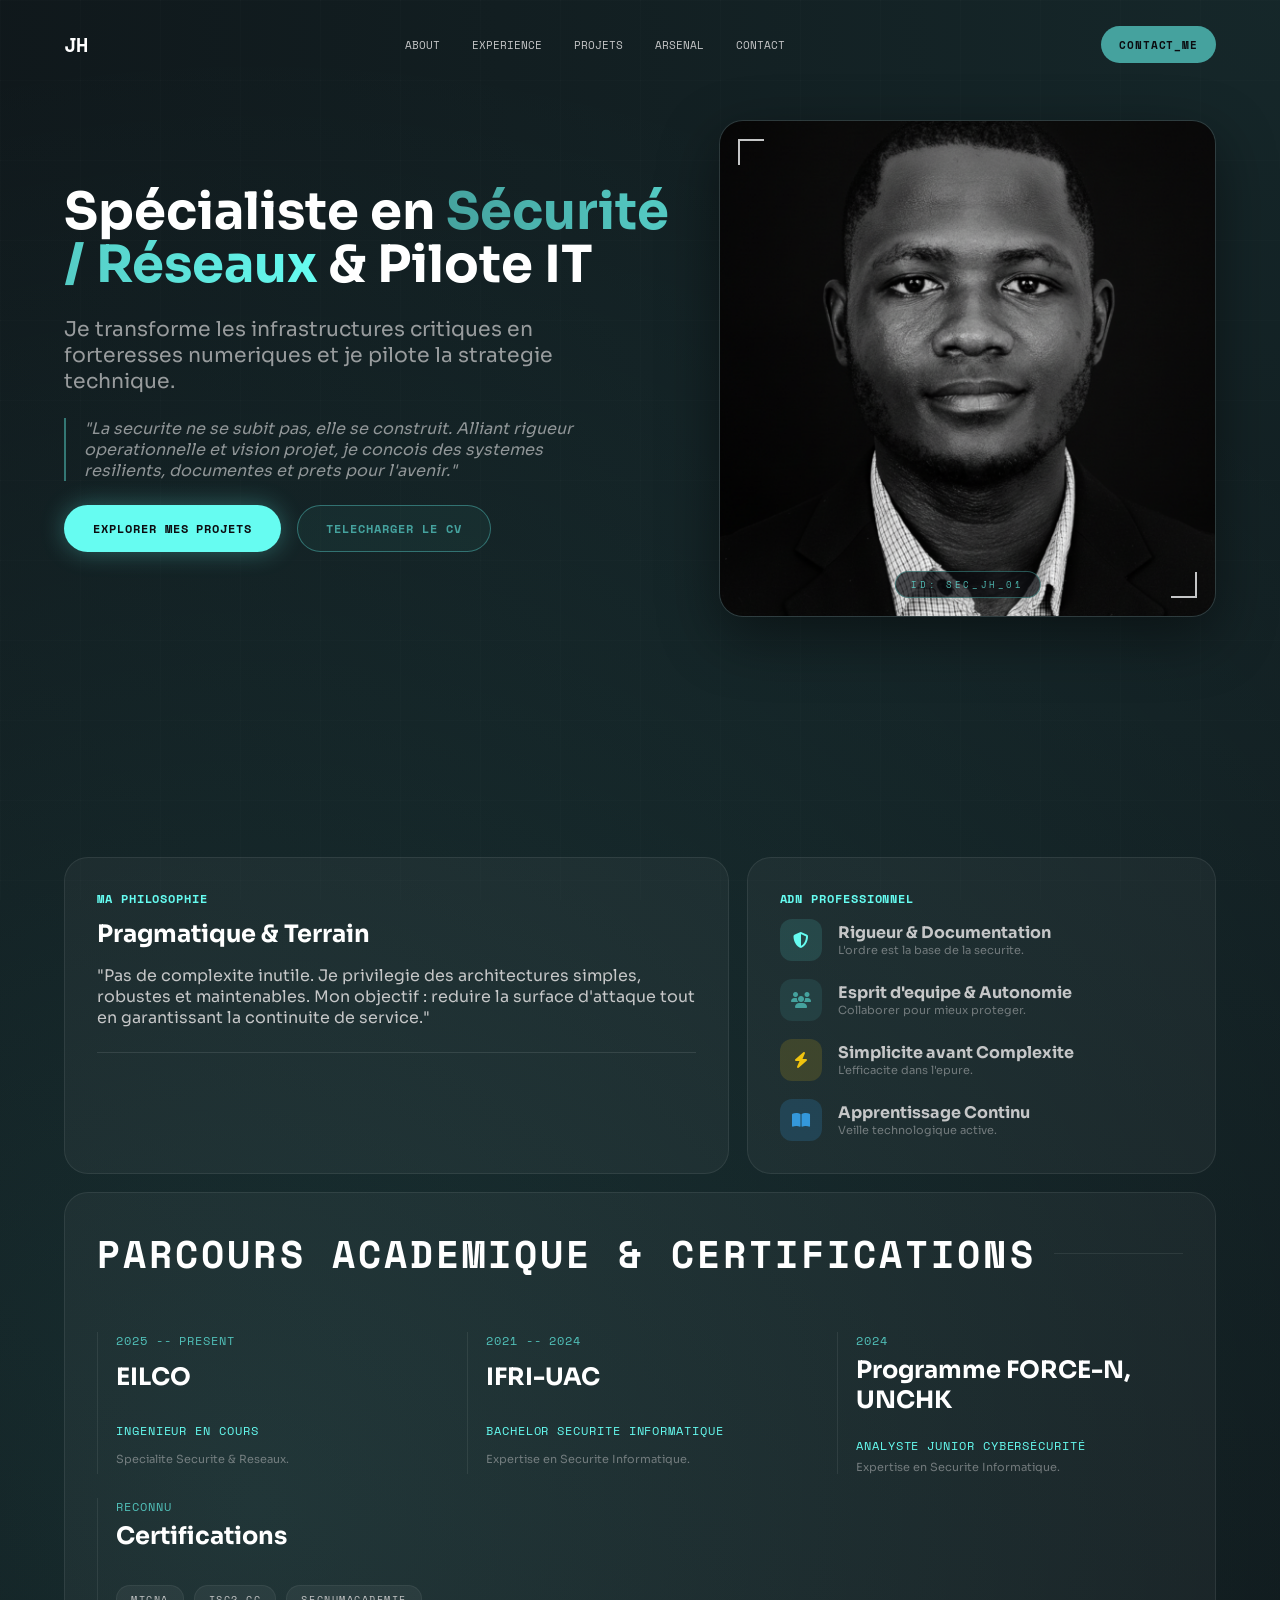
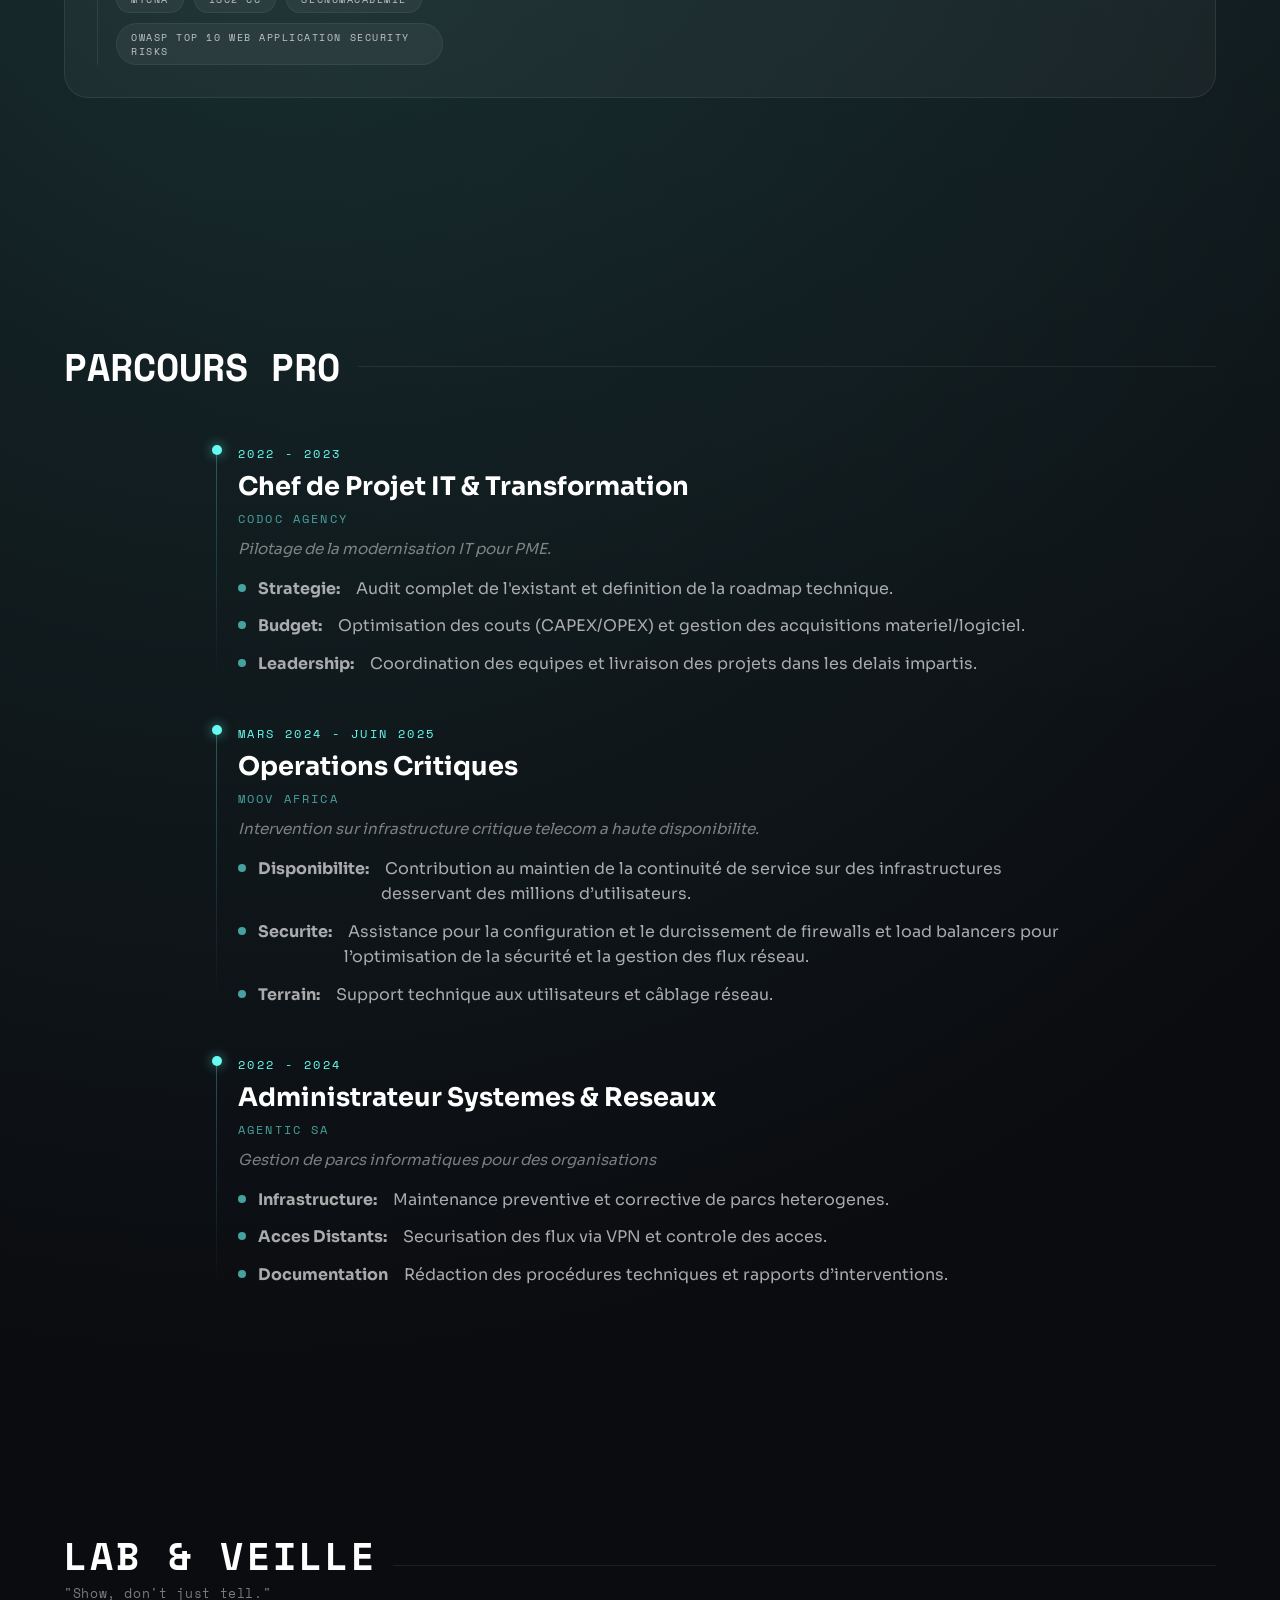
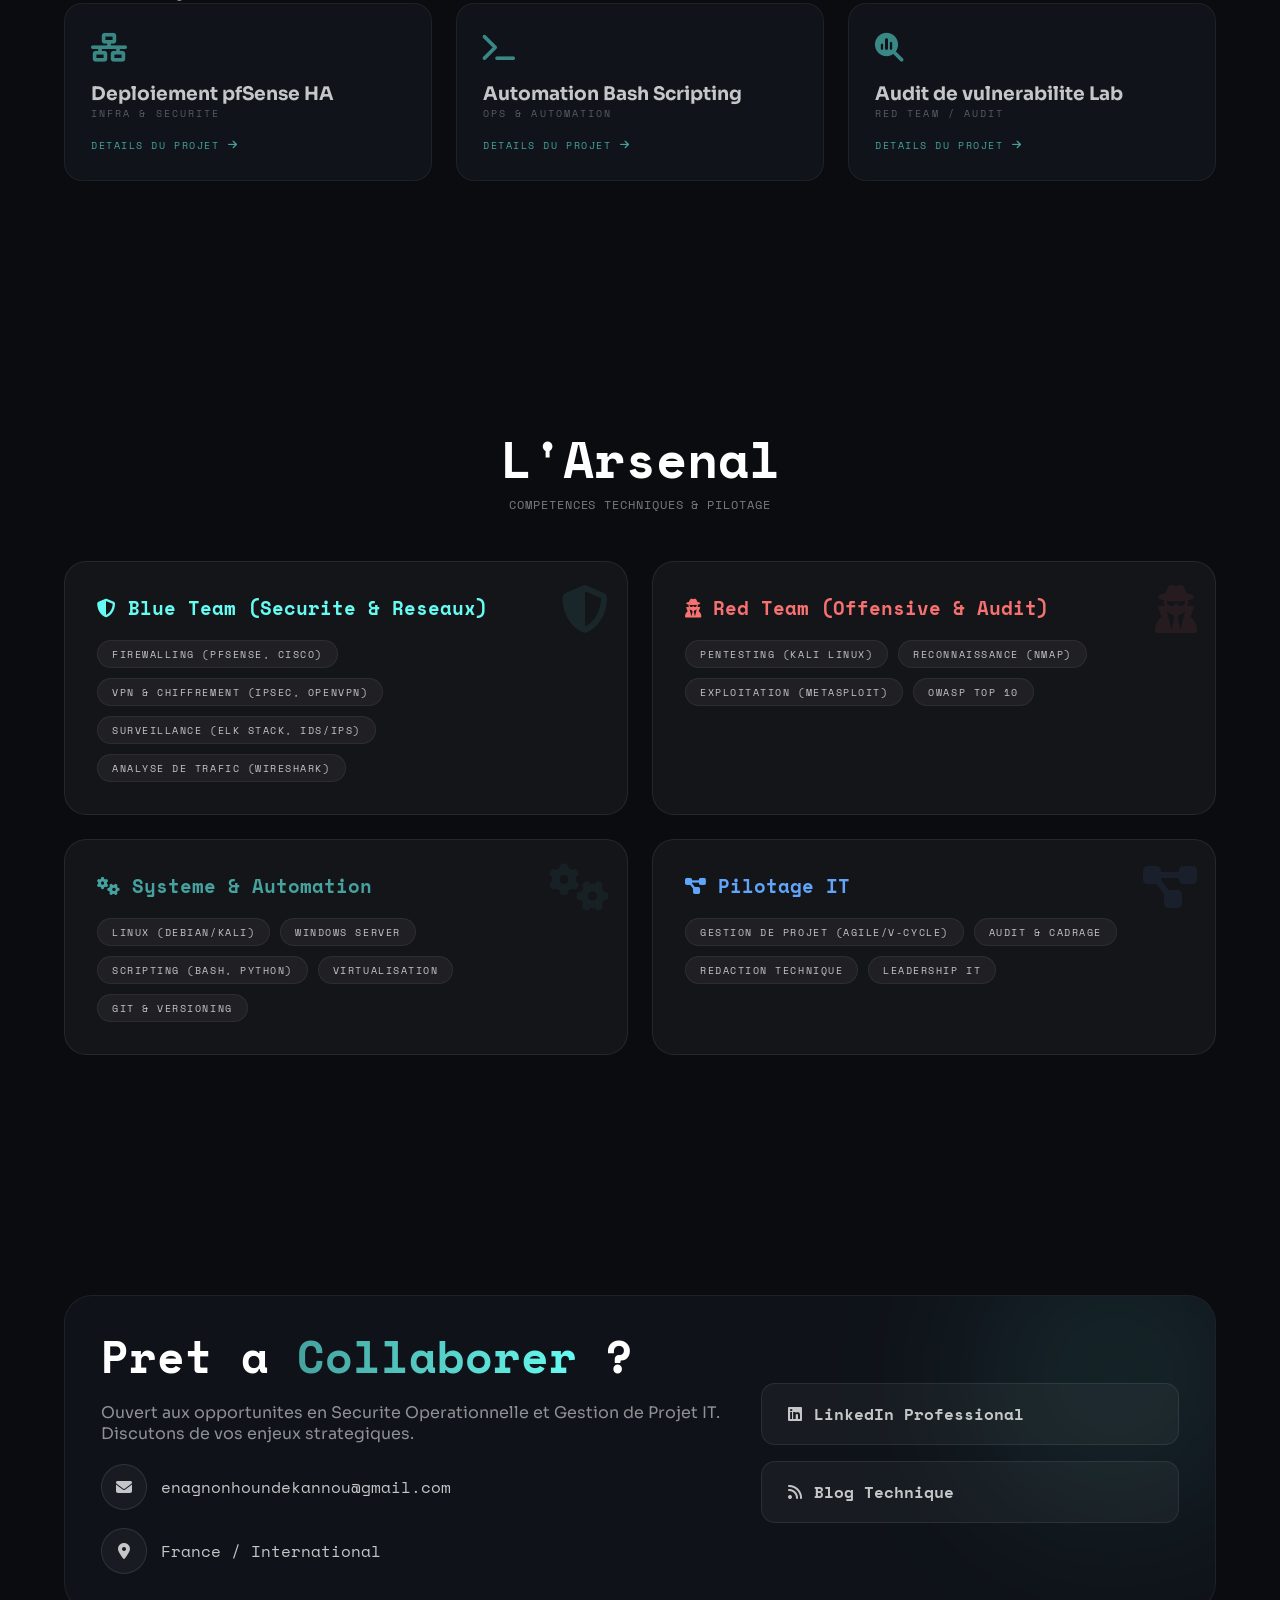
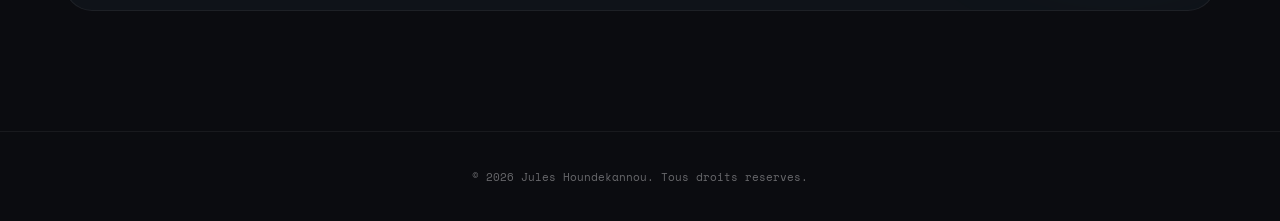
<file: index.html>
<!DOCTYPE html>
<html lang="fr">
<head>
  <meta charset="UTF-8" />
  <meta name="viewport" content="width=device-width, initial-scale=1.0" />
  <title>Jules Houndekannou | Cybersecurity & IT Authority</title>
  <link rel="preconnect" href="https://fonts.googleapis.com" />
  <link rel="preconnect" href="https://fonts.gstatic.com" crossorigin />
  <link href="https://fonts.googleapis.com/css2?family=Sora:wght@300;400;600;700&family=Space+Mono:wght@400;700&display=swap" rel="stylesheet" />
  <link rel="stylesheet" href="https://cdnjs.cloudflare.com/ajax/libs/font-awesome/6.4.0/css/all.min.css" />
  <link rel="stylesheet" href="assets/styles/main.css" />
</head>
<body>
  <div class="page">
    <header class="nav">
      <div class="container nav-content">
        <div class="brand">JH</div>
        <nav class="nav-links">
          <a href="#about">about</a>
          <a href="#experience">experience</a>
          <a href="#projets">projets</a>
          <a href="#arsenal">arsenal</a>
          <a href="#contact">contact</a>
        </nav>
        <div class="nav-actions">
          <a class="nav-cta" href="#contact">CONTACT_ME</a>
          <button class="nav-toggle" type="button" aria-expanded="false" aria-controls="mobile-menu">
            <span class="sr-only">Toggle menu</span>
            <i class="fa-solid fa-bars nav-toggle-icon"></i>
          </button>
        </div>
      </div>
      <div class="mobile-menu" id="mobile-menu">
        <a href="#about">about</a>
        <a href="#experience">experience</a>
        <a href="#projets">projets</a>
        <a href="#arsenal">arsenal</a>
        <a href="#contact">contact</a>
      </div>
    </header>

    <main class="container">
      <section class="hero section">
        <div class="hero-content reveal">
          <h1 class="hero-title">Spécialiste en <span class="text-gradient"> Sécurité / Réseaux</span> &amp; Pilote IT</h1>
          <p class="hero-subtitle">Je transforme les infrastructures critiques en forteresses numeriques et je pilote la strategie technique.</p>
          <p class="hero-quote">"La securite ne se subit pas, elle se construit. Alliant rigueur operationnelle et vision projet, je concois des systemes resilients, documentes et prets pour l'avenir."</p>
          <div class="hero-actions">
            <a class="button button-primary" href="#projets">EXPLORER MES PROJETS</a>
            <a class="button button-ghost" href="assets/files/cv.pdf" download>TELECHARGER LE CV</a>
          </div>
        </div>
        <div class="hero-card reveal">
          <img src="assets/images/jules.png" alt="Jules Houndekannou" />
          <div class="hero-border top-left"></div>
          <div class="hero-border bottom-right"></div>
          <div class="hero-id">ID: SEC_JH_01</div>
        </div>
      </section>

      <section id="about" class="section">
        <div class="bento">
          <article class="bento-card span-7 reveal">
            <h4 class="mono">Ma Philosophie</h4>
            <h3>Pragmatique &amp; Terrain</h3>
            <p>"Pas de complexite inutile. Je privilegie des architectures simples, robustes et maintenables. Mon objectif : reduire la surface d'attaque tout en garantissant la continuite de service."</p>
            <div class="bento-divider">
              <span></span>
            </div>
          </article>

          <article class="bento-card span-5 reveal">
            <h4 class="mono">ADN Professionnel</h4>
            <div class="bento-list">
              <div class="bento-item">
                <div class="bento-icon"><i class="fa-solid fa-shield-halved"></i></div>
                <div>
                  <div><strong>Rigueur &amp; Documentation</strong></div>
                  <div class="bento-meta">L'ordre est la base de la securite.</div>
                </div>
              </div>
              <div class="bento-item">
                <div class="bento-icon accent"><i class="fa-solid fa-users"></i></div>
                <div>
                  <div><strong>Esprit d'equipe &amp; Autonomie</strong></div>
                  <div class="bento-meta">Collaborer pour mieux proteger.</div>
                </div>
              </div>
              <div class="bento-item">
                <div class="bento-icon yellow"><i class="fa-solid fa-bolt"></i></div>
                <div>
                  <div><strong>Simplicite avant Complexite</strong></div>
                  <div class="bento-meta">L'efficacite dans l'epure.</div>
                </div>
              </div>
              <div class="bento-item">
                <div class="bento-icon blue"><i class="fa-solid fa-book-open"></i></div>
                <div>
                  <div><strong>Apprentissage Continu</strong></div>
                  <div class="bento-meta">Veille technologique active.</div>
                </div>
              </div>
            </div>
          </article>

          <article class="bento-card span-12 reveal">
            <div class="section-title">
              <h2 class="mono">Parcours Academique &amp; Certifications</h2>
              <div class="line"></div>
            </div>
            <div class="bento-grid">
              <div class="bento-grid-item">
                <div class="mono" style="color: rgba(102, 252, 241, 0.7);">2025 -- PRESENT</div>
                <h3>EILCO</h3>
                <div class="mono" style="color: var(--glow);">Ingenieur en cours</div>
                <p class="bento-meta">Specialite Securite &amp; Reseaux.</p>
              </div>
              <div class="bento-grid-item">
                <div class="mono" style="color: rgba(102, 252, 241, 0.7);">2021 -- 2024</div>
                <h3>IFRI-UAC</h3>
                <div class="mono" style="color: var(--glow);">Bachelor Securite Informatique</div>
                <p class="bento-meta">Expertise en Securite Informatique.</p>
              </div>

               <div class="bento-grid-item">
                <div class="mono" style="color: rgba(102, 252, 241, 0.7);">2024</div>
                <h3>Programme FORCE-N, UNCHK</h3>
                <div class="mono" style="color: var(--glow);">Analyste Junior Cybersécurité</div>
                <p class="bento-meta">Expertise en Securite Informatique.</p>
              </div>
              
              <div class="bento-grid-item">
                <div class="mono" style="color: rgba(102, 252, 241, 0.7);">RECONNU</div>
                <h3>Certifications</h3>
                <div class="skill-tags" style="margin-top: 12px;">
                  <span>MTCNA</span>
                  <span>ISC2 CC</span>
                  <span>SecNumAcademie</span>
                  <span>OWASP Top 10 Web Application Security Risks</span>
                </div>
              </div>
            </div>
          </article>
        </div>
      </section>

      <section id="experience" class="section">
        <div class="section-title">
          <h2>Parcours Pro</h2>
          <div class="line"></div>
        </div>
        <div class="timeline">

          <article class="timeline-item reveal">
            <div class="timeline-period">2022 - 2023</div>
            <h3>Chef de Projet IT &amp; Transformation</h3>
            <div class="timeline-company">CODOC AGENCY</div>
            <p class="timeline-summary">Pilotage de la modernisation IT pour PME.</p>
            <ul class="timeline-impact">
              <li><span></span><strong>Strategie:</strong>&nbsp;Audit complet de l'existant et definition de la roadmap technique.</li>
              <li><span></span><strong>Budget:</strong>&nbsp;Optimisation des couts (CAPEX/OPEX) et gestion des acquisitions materiel/logiciel.</li>
              <li><span></span><strong>Leadership:</strong>&nbsp;Coordination des equipes et livraison des projets dans les delais impartis.</li>
            </ul>
          </article>

          <article class="timeline-item reveal">
            <div class="timeline-period">Mars 2024 - Juin 2025</div>
            <h3>Operations Critiques</h3>
            <div class="timeline-company">MOOV AFRICA</div>
            <p class="timeline-summary">Intervention sur infrastructure critique telecom a haute disponibilite.</p>
            <ul class="timeline-impact">
              <li><span></span><strong>Disponibilite:</strong>&nbsp;Contribution au maintien de la continuité de service sur des infrastructures desservant des millions d’utilisateurs.</li>
              <li><span></span><strong>Securite:</strong>&nbsp;Assistance pour la configuration et le durcissement de firewalls et load balancers pour l’optimisation de la sécurité et la gestion des flux réseau.</li>
              <li><span></span><strong>Terrain:</strong>&nbsp;Support technique aux utilisateurs et câblage réseau.</li>
            </ul>
          </article>

          <article class="timeline-item reveal">
            <div class="timeline-period">2022 - 2024</div>
            <h3>Administrateur Systemes &amp; Reseaux</h3>
            <div class="timeline-company">AGENTIC SA</div>
            <p class="timeline-summary">Gestion de parcs informatiques pour des organisations </p>
            <ul class="timeline-impact">
              <li><span></span><strong>Infrastructure:</strong>&nbsp;Maintenance preventive et corrective de parcs heterogenes.</li>
              <li><span></span><strong>Acces Distants:</strong>&nbsp;Securisation des flux via VPN et controle des acces.</li>
              <li><span></span><strong>Documentation</strong>&nbsp;Rédaction des procédures techniques et rapports d’interventions.
</li>
            </ul>
          </article>
        </div>
      </section>

      <section id="projets" class="section">
        <div class="projects-header">
          <div>
            <h2 class="mono" style="font-size: clamp(2rem, 3vw, 3.5rem); color: var(--white);">Lab &amp; Veille</h2>
            <p class="mono" style="text-transform: none; letter-spacing: 0.05em; font-size: 0.8rem; color: rgba(197, 198, 199, 0.6);">"Show, don't just tell."</p>
          </div>
          <div class="line"></div>
        </div>
        <div class="projects-grid">
          <article class="project-card reveal">
            <div class="project-icon"><i class="fa-solid fa-network-wired"></i></div>
            <h3>Deploiement pfSense HA</h3>
            <p class="project-meta">INFRA &amp; SECURITE</p>
            <a class="project-link" href="#"><span>DETAILS DU PROJET</span><i class="fa-solid fa-arrow-right"></i></a>
          </article>
          <article class="project-card reveal">
            <div class="project-icon"><i class="fa-solid fa-terminal"></i></div>
            <h3>Automation Bash Scripting</h3>
            <p class="project-meta">OPS &amp; AUTOMATION</p>
            <a class="project-link" href="#"><span>DETAILS DU PROJET</span><i class="fa-solid fa-arrow-right"></i></a>
          </article>
          <article class="project-card reveal">
            <div class="project-icon"><i class="fa-solid fa-magnifying-glass-chart"></i></div>
            <h3>Audit de vulnerabilite Lab</h3>
            <p class="project-meta">RED TEAM / AUDIT</p>
            <a class="project-link" href="#"><span>DETAILS DU PROJET</span><i class="fa-solid fa-arrow-right"></i></a>
          </article>
        </div>
      </section>

      <section id="arsenal" class="section">
        <div class="arsenal-header">
          <h2>L'Arsenal</h2>
          <p class="mono" style="color: rgba(197, 198, 199, 0.6);">Competences Techniques &amp; Pilotage</p>
        </div>
        <div class="skill-grid">
          <article class="skill-card reveal">
            <div class="skill-icon" style="color: var(--glow);"><i class="fa-solid fa-shield-halved"></i></div>
            <h3 style="color: var(--glow);"><i class="fa-solid fa-shield-halved"></i>Blue Team (Securite &amp; Reseaux)</h3>
            <div class="skill-tags">
              <span>Firewalling (pfSense, Cisco)</span>
              <span>VPN &amp; Chiffrement (IPsec, OpenVPN)</span>
              <span>Surveillance (ELK Stack, IDS/IPS)</span>
              <span>Analyse de trafic (Wireshark)</span>
            </div>
          </article>
          <article class="skill-card reveal">
            <div class="skill-icon" style="color: #f87171;"><i class="fa-solid fa-user-secret"></i></div>
            <h3 style="color: #f87171;"><i class="fa-solid fa-user-secret"></i>Red Team (Offensive &amp; Audit)</h3>
            <div class="skill-tags">
              <span>Pentesting (Kali Linux)</span>
              <span>Reconnaissance (Nmap)</span>
              <span>Exploitation (Metasploit)</span>
              <span>OWASP Top 10</span>
            </div>
          </article>
          <article class="skill-card reveal">
            <div class="skill-icon" style="color: var(--accent);"><i class="fa-solid fa-gears"></i></div>
            <h3 style="color: var(--accent);"><i class="fa-solid fa-gears"></i>Systeme &amp; Automation</h3>
            <div class="skill-tags">
              <span>Linux (Debian/Kali)</span>
              <span>Windows Server</span>
              <span>Scripting (Bash, Python)</span>
              <span>Virtualisation</span>
              <span>Git &amp; Versioning</span>
            </div>
          </article>
          <article class="skill-card reveal">
            <div class="skill-icon" style="color: #60a5fa;"><i class="fa-solid fa-diagram-project"></i></div>
            <h3 style="color: #60a5fa;"><i class="fa-solid fa-diagram-project"></i>Pilotage IT</h3>
            <div class="skill-tags">
              <span>Gestion de Projet (Agile/V-Cycle)</span>
              <span>Audit &amp; Cadrage</span>
              <span>Redaction Technique</span>
              <span>Leadership IT</span>
            </div>
          </article>
        </div>
      </section>

      <section id="contact" class="section">
        <div class="contact-panel reveal">
          <div>
            <h2 class="contact-title">Pret a <span class="text-gradient">Collaborer</span> ?</h2>
            <p style="color: rgba(197, 198, 199, 0.7); margin: 20px 0;">Ouvert aux opportunites en Securite Operationnelle et Gestion de Projet IT. Discutons de vos enjeux strategiques.</p>
            <div class="contact-info">
              <a href="mailto:enagnonhoundekannou@gmail.com">
                <span class="contact-icon"><i class="fa-solid fa-envelope"></i></span>
                <span>enagnonhoundekannou@gmail.com</span>
              </a>
              <div>
                <span class="contact-icon"><i class="fa-solid fa-location-dot"></i></span>
                <span>France / International</span>
              </div>
            </div>
          </div>
          <div class="contact-actions">
            <a href="https://www.linkedin.com/in/jules-houndekannou-708996215/" target="_blank" rel="noopener noreferrer">
              <i class="fa-brands fa-linkedin"></i>
              <span>LinkedIn Professional</span>
            </a>
            <a href="https://blog.juleshoundekannou.com/" target="_blank" rel="noopener noreferrer">
              <i class="fa-solid fa-rss"></i>
              <span>Blog Technique</span>
            </a>
          </div>
        </div>
      </section>
    </main>

    <footer>
      <p>&copy; <span id="current-year">2025</span> Jules Houndekannou. Tous droits reserves.</p>
    </footer>
  </div>

  <script src="assets/scripts/main.js"></script>
</body>
</html>
</file>
<file: assets/styles/main.css>
:root {
  --bg: #0b0c10;
  --bg-deep: #08090b;
  --panel: #11141b;
  --panel-soft: rgba(31, 40, 51, 0.45);
  --accent: #45a29e;
  --glow: #66fcf1;
  --text: #c5c6c7;
  --muted: rgba(197, 198, 199, 0.55);
  --white: #ffffff;
  --border: rgba(255, 255, 255, 0.08);
  --shadow: 0 20px 60px rgba(0, 0, 0, 0.45);
}

* {
  box-sizing: border-box;
  margin: 0;
  padding: 0;
}

html {
  scroll-behavior: smooth;
}

body {
  font-family: "Sora", "Work Sans", sans-serif;
  background: radial-gradient(circle at top right, rgba(69, 162, 158, 0.18), transparent 45%),
    radial-gradient(circle at 20% 30%, rgba(102, 252, 241, 0.12), transparent 40%),
    var(--bg);
  color: var(--text);
  min-height: 100vh;
  overflow-x: hidden;
}

body::before {
  content: "";
  position: fixed;
  inset: 0;
  background-image: linear-gradient(rgba(255, 255, 255, 0.035) 1px, transparent 1px),
    linear-gradient(90deg, rgba(255, 255, 255, 0.035) 1px, transparent 1px);
  background-size: 80px 80px;
  pointer-events: none;
  opacity: 0.4;
  z-index: -2;
}

img {
  max-width: 100%;
  display: block;
}

a {
  color: inherit;
  text-decoration: none;
}

ul {
  list-style: none;
}

.container {
  width: min(1180px, 90vw);
  margin: 0 auto;
}

.section {
  padding: 120px 0 0;
}

.section + .section {
  margin-top: 120px;
}

.mono {
  font-family: "Space Mono", "Fira Mono", monospace;
  letter-spacing: 0.08em;
  text-transform: uppercase;
  font-size: 0.72rem;
}

.text-gradient {
  background: linear-gradient(90deg, var(--accent), var(--glow));
  -webkit-background-clip: text;
  -webkit-text-fill-color: transparent;
}

.button {
  display: inline-flex;
  align-items: center;
  justify-content: center;
  padding: 14px 28px;
  border-radius: 999px;
  font-weight: 700;
  letter-spacing: 0.08em;
  font-size: 0.75rem;
  font-family: "Space Mono", "Fira Mono", monospace;
  transition: transform 0.2s ease, box-shadow 0.2s ease, background 0.2s ease;
  border: 1px solid transparent;
}

.button-primary {
  background: var(--glow);
  color: var(--bg);
  box-shadow: 0 0 24px rgba(102, 252, 241, 0.3);
}

.button-primary:hover {
  transform: translateY(-2px);
  box-shadow: 0 16px 40px rgba(102, 252, 241, 0.35);
}

.button-ghost {
  border-color: rgba(69, 162, 158, 0.6);
  color: var(--accent);
  background: rgba(69, 162, 158, 0.08);
}

.button-ghost:hover {
  transform: translateY(-2px);
  background: rgba(69, 162, 158, 0.18);
}

.page {
  position: relative;
  z-index: 1;
}

.nav {
  position: fixed;
  top: 0;
  left: 0;
  right: 0;
  z-index: 50;
  padding: 26px 0;
  transition: background 0.3s ease, padding 0.3s ease, border-color 0.3s ease;
}

.nav--scrolled {
  background: rgba(11, 12, 16, 0.85);
  border-bottom: 1px solid rgba(255, 255, 255, 0.08);
  backdrop-filter: blur(16px);
  padding: 16px 0;
}

.nav-content {
  display: flex;
  align-items: center;
  justify-content: space-between;
}

.brand {
  font-family: "Space Mono", "Fira Mono", monospace;
  font-size: 1.25rem;
  font-weight: 700;
  color: var(--white);
}

.nav-links {
  display: none;
  gap: 32px;
  font-family: "Space Mono", "Fira Mono", monospace;
  font-size: 0.7rem;
  text-transform: uppercase;
}

.nav-links a {
  transition: color 0.2s ease;
}

.nav-links a:hover {
  color: var(--glow);
}

.nav-actions {
  display: flex;
  align-items: center;
  gap: 12px;
}

.nav-cta {
  padding: 10px 18px;
  border-radius: 999px;
  background: var(--accent);
  color: var(--bg);
  font-weight: 700;
  font-family: "Space Mono", "Fira Mono", monospace;
  font-size: 0.7rem;
  letter-spacing: 0.08em;
  transition: transform 0.2s ease, background 0.2s ease;
}

.nav-cta:hover {
  background: var(--glow);
  transform: translateY(-1px);
}

.nav-toggle {
  width: 40px;
  height: 40px;
  border-radius: 999px;
  border: 1px solid rgba(255, 255, 255, 0.12);
  background: rgba(255, 255, 255, 0.05);
  color: var(--white);
  display: inline-flex;
  align-items: center;
  justify-content: center;
  font-size: 1rem;
  cursor: pointer;
  transition: background 0.2s ease, border-color 0.2s ease, color 0.2s ease;
}

.nav-toggle:hover {
  background: rgba(102, 252, 241, 0.18);
  border-color: rgba(102, 252, 241, 0.4);
  color: var(--glow);
}

.mobile-menu {
  display: none;
  flex-direction: column;
  gap: 12px;
  padding: 18px 24px 24px;
  background: rgba(11, 12, 16, 0.95);
  border-bottom: 1px solid rgba(255, 255, 255, 0.08);
  backdrop-filter: blur(18px);
  position: absolute;
  top: 100%;
  left: 0;
  right: 0;
}

.mobile-menu a {
  font-family: "Space Mono", "Fira Mono", monospace;
  text-transform: uppercase;
  letter-spacing: 0.12em;
  font-size: 0.75rem;
  padding: 8px 4px;
  color: var(--text);
}

.mobile-menu a:hover {
  color: var(--glow);
}

.mobile-menu.is-open {
  display: flex;
}

.sr-only {
  position: absolute;
  width: 1px;
  height: 1px;
  padding: 0;
  margin: -1px;
  overflow: hidden;
  clip: rect(0, 0, 0, 0);
  white-space: nowrap;
  border: 0;
}

.hero {
  padding-top: 120px;
  display: grid;
  gap: 48px;
  align-items: center;
}

.hero-content {
  display: flex;
  flex-direction: column;
  gap: 24px;
}

.hero-title {
  font-size: clamp(2.4rem, 4vw, 4.8rem);
  line-height: 1.05;
  font-weight: 700;
  color: var(--white);
}

.hero-subtitle {
  font-size: clamp(1rem, 1.6vw, 1.5rem);
  max-width: 560px;
  color: rgba(197, 198, 199, 0.75);
}

.hero-quote {
  border-left: 2px solid rgba(102, 252, 241, 0.4);
  padding-left: 18px;
  font-style: italic;
  color: rgba(197, 198, 199, 0.7);
  max-width: 520px;
}

.hero-actions {
  display: flex;
  flex-wrap: wrap;
  gap: 16px;
}

.hero-card {
  position: relative;
  border-radius: 24px;
  background: rgba(255, 255, 255, 0.04);
  border: 1px solid rgba(255, 255, 255, 0.08);
  overflow: hidden;
  box-shadow: var(--shadow);
}

.hero-card::before {
  content: "";
  position: absolute;
  inset: 0;
  background: radial-gradient(circle at top, rgba(102, 252, 241, 0.3), transparent 50%);
  opacity: 0.6;
}

.hero-card img {
  width: 100%;
  height: 100%;
  object-fit: cover;
  filter: grayscale(0.4);
  transform: scale(1.05);
  transition: transform 0.6s ease, filter 0.6s ease;
}

.hero-card:hover img {
  filter: grayscale(0);
  transform: scale(1);
}

.hero-id {
  position: absolute;
  left: 50%;
  bottom: 18px;
  transform: translateX(-50%);
  padding: 6px 16px;
  border-radius: 999px;
  background: rgba(11, 12, 16, 0.7);
  border: 1px solid rgba(102, 252, 241, 0.3);
  color: rgba(102, 252, 241, 0.7);
  font-family: "Space Mono", "Fira Mono", monospace;
  font-size: 0.55rem;
  letter-spacing: 0.3em;
}

.hero-border {
  position: absolute;
  width: 26px;
  height: 26px;
  border-color: var(--glow);
}

.hero-border.top-left {
  top: 18px;
  left: 18px;
  border-top: 2px solid;
  border-left: 2px solid;
}

.hero-border.bottom-right {
  bottom: 18px;
  right: 18px;
  border-bottom: 2px solid;
  border-right: 2px solid;
}

.section-title {
  display: flex;
  align-items: center;
  gap: 18px;
  margin-bottom: 50px;
}

.section-title h2 {
  font-size: clamp(2rem, 3vw, 3.5rem);
  color: var(--white);
  font-family: "Space Mono", "Fira Mono", monospace;
  text-transform: uppercase;
}

.section-title .line {
  flex: 1;
  height: 1px;
  background: rgba(255, 255, 255, 0.08);
}

.line {
  flex: 1;
  height: 1px;
  background: rgba(255, 255, 255, 0.08);
}

.bento {
  display: grid;
  gap: 18px;
  grid-template-columns: repeat(1, 1fr);
}

.bento-card {
  background: rgba(255, 255, 255, 0.04);
  border: 1px solid rgba(255, 255, 255, 0.08);
  padding: 32px;
  border-radius: 24px;
  position: relative;
  overflow: hidden;
  transition: box-shadow 0.3s ease, border-color 0.3s ease;
}

.bento-card:hover {
  box-shadow: 0 0 30px rgba(102, 252, 241, 0.15);
  border-color: rgba(102, 252, 241, 0.4);
}

.bento-card h4 {
  color: var(--glow);
  margin-bottom: 12px;
}

.bento-card h3 {
  color: var(--white);
  margin-bottom: 16px;
  font-size: 1.5rem;
}

.bento-divider {
  display: flex;
  align-items: center;
  margin-top: 24px;
}

.bento-divider span {
  flex: 1;
  height: 1px;
  background: rgba(255, 255, 255, 0.1);
}

.bento-list {
  display: grid;
  gap: 18px;
}

.bento-item {
  display: flex;
  align-items: center;
  gap: 16px;
}

.bento-icon {
  width: 42px;
  height: 42px;
  border-radius: 12px;
  display: grid;
  place-items: center;
  background: rgba(102, 252, 241, 0.12);
  color: var(--glow);
}

.bento-icon.accent {
  background: rgba(69, 162, 158, 0.15);
  color: var(--accent);
}

.bento-icon.yellow {
  background: rgba(241, 196, 15, 0.15);
  color: #f1c40f;
}

.bento-icon.blue {
  background: rgba(52, 152, 219, 0.2);
  color: #3498db;
}

.bento-meta {
  font-size: 0.7rem;
  color: rgba(197, 198, 199, 0.5);
}

.bento-grid {
  display: grid;
  gap: 24px;
}

.bento-grid-item {
  border-left: 1px solid rgba(255, 255, 255, 0.08);
  padding-left: 18px;
  display: grid;
  gap: 6px;
}

.timeline {
  display: grid;
  gap: 48px;
  max-width: 860px;
  margin: 0 auto;
}

.timeline-item {
  position: relative;
  padding-left: 28px;
}

.timeline-item::before {
  content: "";
  position: absolute;
  left: 6px;
  top: 0;
  height: 100%;
  width: 1px;
  background: linear-gradient(180deg, var(--glow), transparent);
  opacity: 0.3;
}

.timeline-item::after {
  content: "";
  position: absolute;
  left: 2px;
  top: 0;
  width: 10px;
  height: 10px;
  border-radius: 50%;
  background: var(--glow);
  box-shadow: 0 0 12px rgba(102, 252, 241, 0.6);
}

.timeline-period {
  color: var(--glow);
  font-family: "Space Mono", "Fira Mono", monospace;
  font-size: 0.75rem;
  text-transform: uppercase;
  letter-spacing: 0.2em;
}

.timeline-item h3 {
  color: var(--white);
  font-size: 1.6rem;
  margin: 8px 0;
}

.timeline-company {
  color: var(--accent);
  font-family: "Space Mono", "Fira Mono", monospace;
  font-size: 0.75rem;
  letter-spacing: 0.18em;
}

.timeline-summary {
  color: rgba(197, 198, 199, 0.6);
  font-style: italic;
  font-size: 0.95rem;
  margin: 12px 0 18px;
}

.timeline-impact {
  display: grid;
  gap: 12px;
  color: rgba(197, 198, 199, 0.85);
}

.timeline-impact li {
  display: flex;
  gap: 12px;
  line-height: 1.6;
}

.timeline-impact span {
  display: inline-block;
  width: 8px;
  height: 8px;
  margin-top: 8px;
  border-radius: 50%;
  background: var(--accent);
  flex-shrink: 0;
}

.projects-header {
  display: grid;
  gap: 16px;
}

.projects-grid {
  display: grid;
  gap: 24px;
}

.project-card {
  padding: 26px;
  border-radius: 18px;
  background: rgba(31, 40, 51, 0.3);
  border: 1px solid rgba(255, 255, 255, 0.06);
  transition: border 0.3s ease, box-shadow 0.3s ease;
}

.project-card:hover {
  border-color: rgba(102, 252, 241, 0.4);
  box-shadow: 0 0 24px rgba(102, 252, 241, 0.15);
}

.project-icon {
  color: var(--glow);
  opacity: 0.5;
  font-size: 1.8rem;
  margin-bottom: 16px;
}

.project-meta {
  font-family: "Space Mono", "Fira Mono", monospace;
  font-size: 0.65rem;
  color: rgba(197, 198, 199, 0.4);
  letter-spacing: 0.2em;
  text-transform: uppercase;
  margin-bottom: 12px;
}

.project-link {
  font-family: "Space Mono", "Fira Mono", monospace;
  font-size: 0.65rem;
  color: var(--accent);
  display: inline-flex;
  align-items: center;
  gap: 8px;
  letter-spacing: 0.15em;
  text-transform: uppercase;
}

.project-link:hover {
  color: var(--glow);
}

.arsenal-header {
  text-align: center;
  margin-bottom: 48px;
}

.arsenal-header h2 {
  font-size: clamp(2.4rem, 4vw, 4.5rem);
  font-family: "Space Mono", "Fira Mono", monospace;
  color: var(--white);
}

.skill-grid {
  display: grid;
  gap: 24px;
}

.skill-card {
  padding: 32px;
  border-radius: 22px;
  background: rgba(255, 255, 255, 0.04);
  border: 1px solid rgba(255, 255, 255, 0.08);
  position: relative;
  overflow: hidden;
}

.skill-card .skill-icon {
  position: absolute;
  top: 18px;
  right: 18px;
  font-size: 3rem;
  opacity: 0.08;
}

.skill-card h3 {
  font-family: "Space Mono", "Fira Mono", monospace;
  display: flex;
  align-items: center;
  gap: 12px;
  margin-bottom: 18px;
}

.skill-tags {
  display: flex;
  flex-wrap: wrap;
  gap: 10px;
}

.skill-tags span {
  padding: 6px 14px;
  border-radius: 999px;
  background: rgba(255, 255, 255, 0.05);
  border: 1px solid rgba(255, 255, 255, 0.06);
  font-family: "Space Mono", "Fira Mono", monospace;
  font-size: 0.6rem;
  letter-spacing: 0.16em;
  text-transform: uppercase;
}

.contact-panel {
  display: grid;
  gap: 32px;
  padding: 36px;
  border-radius: 28px;
  background: rgba(31, 40, 51, 0.28);
  border: 1px solid rgba(255, 255, 255, 0.06);
  position: relative;
  overflow: hidden;
}

.contact-panel::before {
  content: "";
  position: absolute;
  width: 280px;
  height: 280px;
  right: -40px;
  top: -60px;
  background: rgba(102, 252, 241, 0.08);
  filter: blur(80px);
  border-radius: 50%;
  z-index: 0;
}

.contact-panel > * {
  position: relative;
  z-index: 1;
}

.contact-title {
  font-size: clamp(2.2rem, 3.5vw, 4rem);
  color: var(--white);
  font-family: "Space Mono", "Fira Mono", monospace;
  line-height: 1.1;
}

.contact-info {
  display: grid;
  gap: 18px;
  font-family: "Space Mono", "Fira Mono", monospace;
}

.contact-info a,
.contact-info div {
  display: inline-flex;
  align-items: center;
  gap: 14px;
}

.contact-icon {
  width: 46px;
  height: 46px;
  border-radius: 50%;
  border: 1px solid rgba(255, 255, 255, 0.1);
  display: grid;
  place-items: center;
  background: rgba(255, 255, 255, 0.04);
  transition: background 0.3s ease, color 0.3s ease;
}

.contact-info a:hover .contact-icon {
  background: var(--glow);
  color: var(--bg);
}

.contact-actions {
  display: grid;
  gap: 16px;
}

.contact-actions a {
  padding: 18px 26px;
  border-radius: 14px;
  border: 1px solid rgba(255, 255, 255, 0.08);
  background: rgba(255, 255, 255, 0.04);
  display: inline-flex;
  align-items: center;
  gap: 12px;
  font-family: "Space Mono", "Fira Mono", monospace;
  font-weight: 700;
  transition: background 0.3s ease, color 0.3s ease;
}

.contact-actions a:hover {
  background: var(--glow);
  color: var(--bg);
}

footer {
  margin-top: 120px;
  padding: 36px 0;
  border-top: 1px solid rgba(255, 255, 255, 0.06);
  text-align: center;
  font-family: "Space Mono", "Fira Mono", monospace;
  font-size: 0.7rem;
  color: rgba(197, 198, 199, 0.5);
}

.reveal {
  opacity: 0;
  transform: translateY(20px);
  transition: opacity 0.6s ease, transform 0.6s ease;
}

.reveal.is-visible {
  opacity: 1;
  transform: translateY(0);
}

@media (min-width: 900px) {
  .nav-links {
    display: flex;
  }

  .nav-toggle {
    display: none;
  }

  .mobile-menu {
    display: none;
  }

  .hero {
    grid-template-columns: 1.1fr 0.9fr;
  }

  .projects-header {
    grid-template-columns: auto 1fr;
    align-items: center;
  }

  .bento {
    grid-template-columns: repeat(12, 1fr);
  }

  .bento-card.span-7 {
    grid-column: span 7;
    grid-row: span 2;
  }

  .bento-card.span-5 {
    grid-column: span 5;
    grid-row: span 2;
  }

  .bento-card.span-12 {
    grid-column: span 12;
  }

  .bento-grid {
    grid-template-columns: repeat(3, 1fr);
  }

  .projects-grid {
    grid-template-columns: repeat(3, 1fr);
  }

  .skill-grid {
    grid-template-columns: repeat(2, 1fr);
  }

  .contact-panel {
    grid-template-columns: 1.2fr 0.8fr;
    align-items: center;
  }
}

@media (max-width: 899px) {
  .section {
    padding-top: 80px;
  }

  .section + .section {
    margin-top: 80px;
  }

  .nav-cta {
    display: none;
  }

  .hero {
    display: flex;
    flex-direction: column-reverse;
    align-items: center;
  }

  .hero-content {
    align-items: center;
    text-align: center;
  }

  .hero-subtitle,
  .hero-quote {
    margin: 0 auto;
  }

  .hero-actions {
    justify-content: center;
  }
}

@media (max-width: 700px) {
  .nav-content {
    gap: 12px;
  }

  .hero-card {
    max-width: 360px;
    margin: 0 auto;
  }

  .contact-panel {
    padding: 28px;
  }
}

::-webkit-scrollbar {
  width: 8px;
}

::-webkit-scrollbar-track {
  background: var(--bg);
}

::-webkit-scrollbar-thumb {
  background: #1f2833;
  border-radius: 10px;
}

::-webkit-scrollbar-thumb:hover {
  background: var(--accent);
}
</file>
